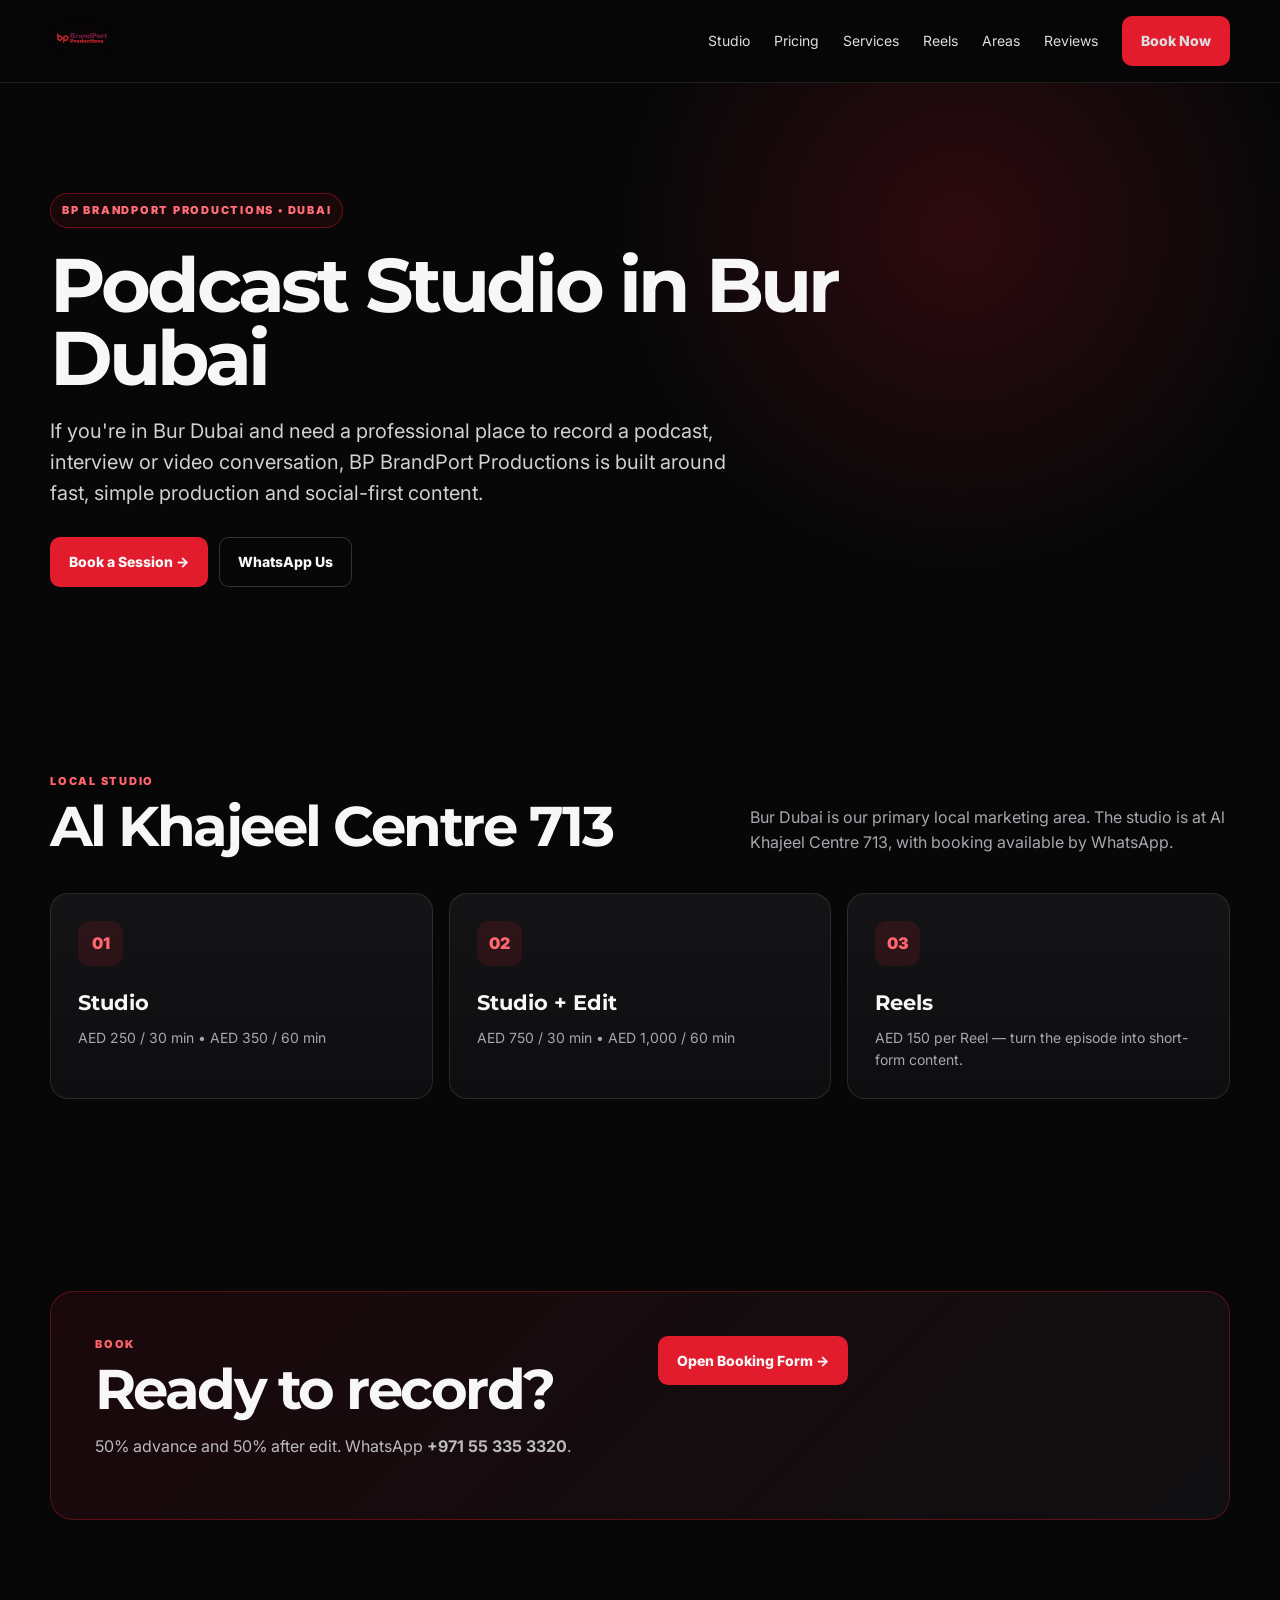
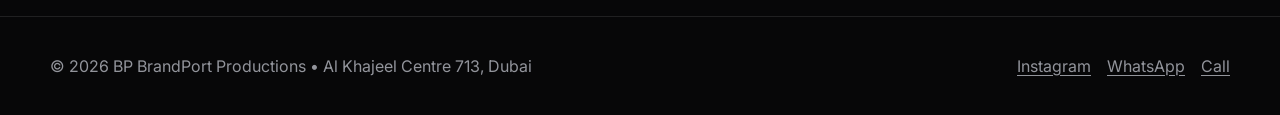
<file: bur-dubai.html>
<!doctype html><html lang="en"><head>
<meta charset="utf-8"><meta name="viewport" content="width=device-width,initial-scale=1">
<title>Podcast Studio in Bur Dubai, Dubai | BP BrandPort Productions</title>
<meta name="description" content="Looking for a podcast studio in Bur Dubai? BP BrandPort Productions offers podcast recording, editing and social Reels at Al Khajeel Centre 713.">
<link rel="preconnect" href="https://fonts.googleapis.com"><link rel="preconnect" href="https://fonts.gstatic.com" crossorigin>
<link href="https://fonts.googleapis.com/css2?family=Inter:wght@400;500;600;700;800&family=Montserrat:wght@700;800;900&display=swap" rel="stylesheet">
<link rel="stylesheet" href="assets/style.css"></head><body>
<header>
 <div class="wrap">
  <nav>
   <a href="index.html"><img class="logo" src="assets/logo.png" alt="BP BrandPort Productions"></a>
   <div class="navlinks">
    <a href="#studio">Studio</a><a href="#pricing">Pricing</a><a href="#services">Services</a><a href="#reels">Reels</a>
    <a href="#locations">Areas</a><a href="#reviews">Reviews</a><a class="btn btn-red" href="#book">Book Now</a>
   </div>
   <button class="mobile-btn" onclick="openMobile()" aria-label="Open menu">☰</button>
  </nav>
 </div>
</header>

    <main>
      <section class="location-hero"><div class="wrap"><div class="location-box">
        <div class="eyebrow">BP BrandPort Productions • Dubai</div>
        <h1>Podcast Studio in Bur Dubai</h1>
        <p class="lead">If you're in Bur Dubai and need a professional place to record a podcast, interview or video conversation, BP BrandPort Productions is built around fast, simple production and social-first content.</p>
        <div class="hero-actions"><a class="btn btn-red" href="index.html#book">Book a Session →</a><a class="btn btn-ghost" href="https://wa.me/971553353320?text=Hi%20BP%20BrandPort%20Productions%2C%20I%27m%20looking%20for%20a%20podcast%20studio%20near%20Podcast%20Studio%20in%20Bur%20Dubai." target="_blank">WhatsApp Us</a></div>
      </div></div></section>
      <section><div class="wrap"><div class="section-head"><div><div class="kicker">Local studio</div><h2>Al Khajeel Centre 713</h2></div><p>Bur Dubai is our primary local marketing area. The studio is at Al Khajeel Centre 713, with booking available by WhatsApp.</p></div>
      <div class="grid3">
        <div class="card"><div class="icon">01</div><h3>Studio</h3><p>AED 250 / 30 min • AED 350 / 60 min</p></div>
        <div class="card"><div class="icon">02</div><h3>Studio + Edit</h3><p>AED 750 / 30 min • AED 1,000 / 60 min</p></div>
        <div class="card"><div class="icon">03</div><h3>Reels</h3><p>AED 150 per Reel — turn the episode into short-form content.</p></div>
      </div></div></section>
      <section><div class="wrap"><div class="booking"><div class="bookgrid"><div><div class="kicker">Book</div><h2>Ready to record?</h2><p style="color:#bbb">50% advance and 50% after edit. WhatsApp <strong>+971 55 335 3320</strong>.</p></div><div><a class="btn btn-red" href="index.html#book">Open Booking Form →</a></div></div></div></div></section>
    </main>
    
<footer><div class="wrap foot"><div>© 2026 BP BrandPort Productions • Al Khajeel Centre 713, Dubai</div><div class="social"><a href="https://www.instagram.com/brandport.co/" target="_blank">Instagram</a><a href="https://wa.me/971553353320" target="_blank">WhatsApp</a><a href="tel:+971553353320">Call</a></div></div></footer>
<script src="assets/script.js"></script></body></html>
</file>
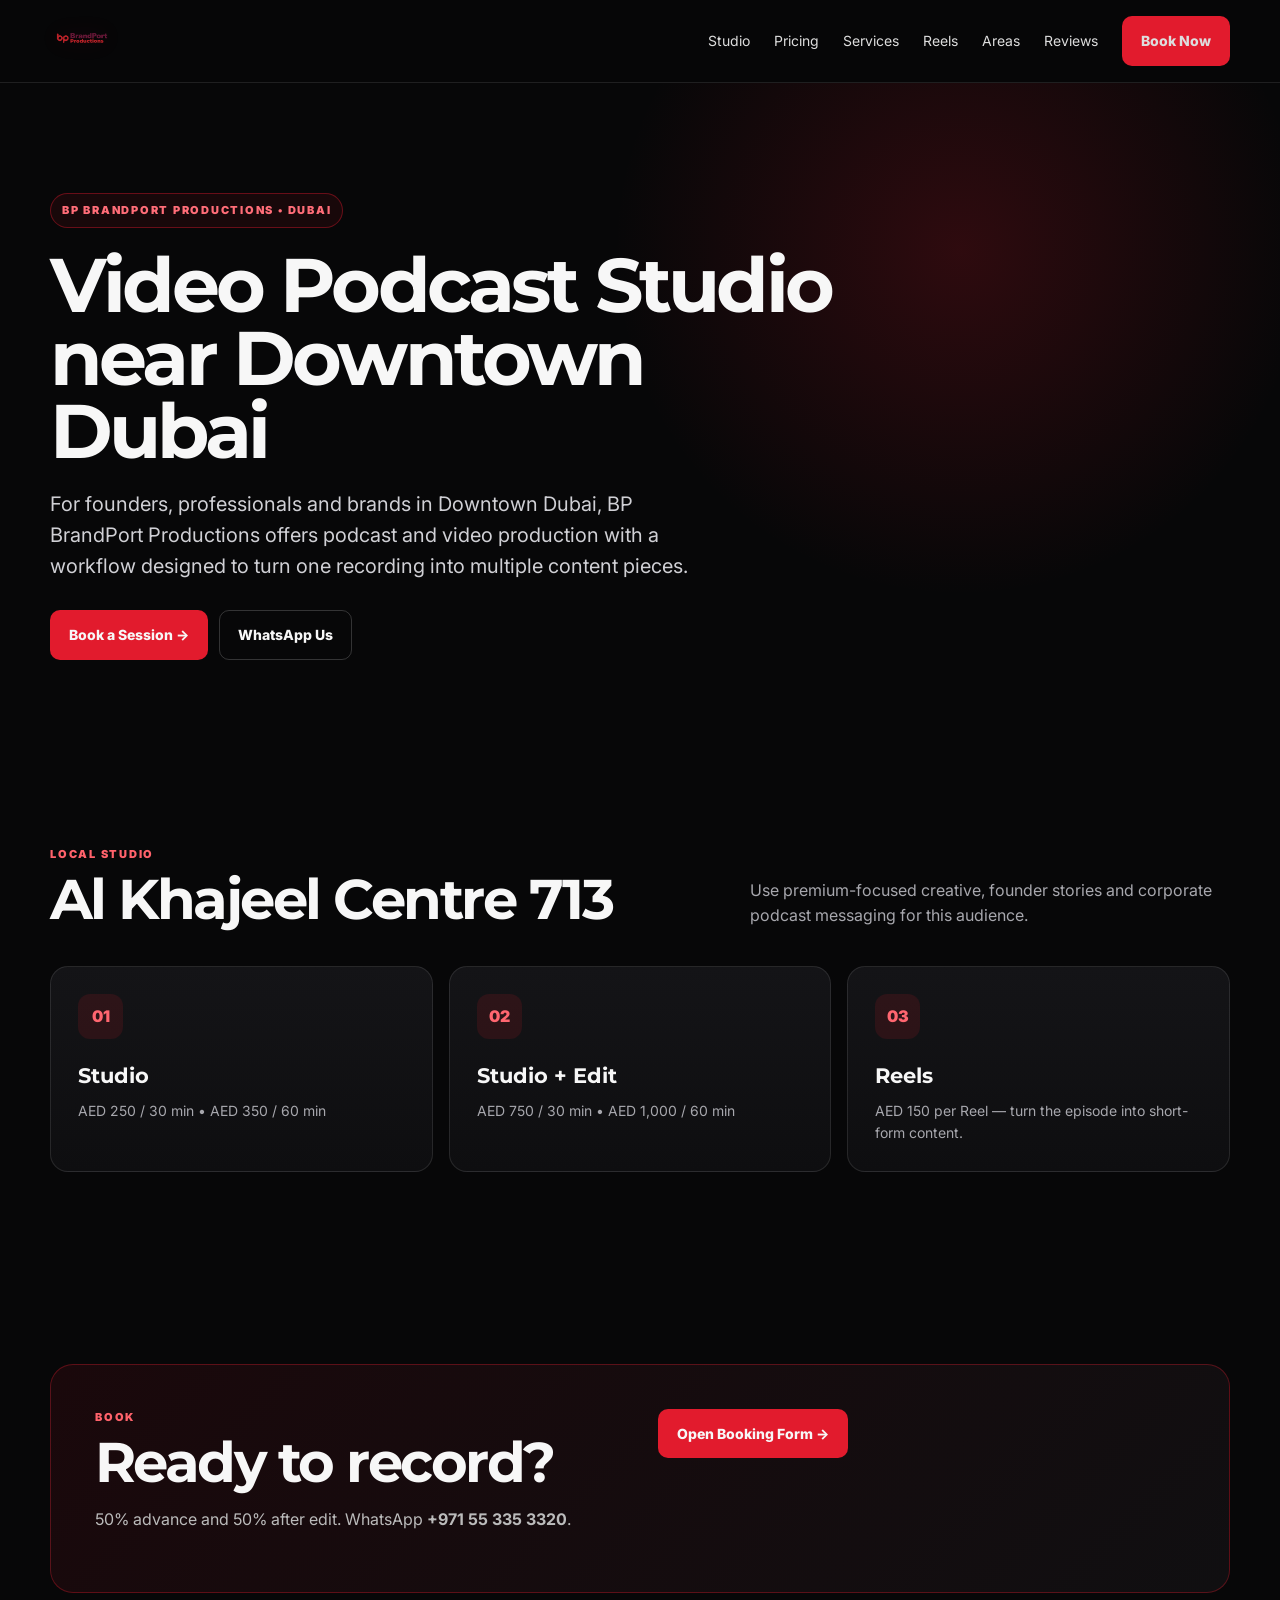
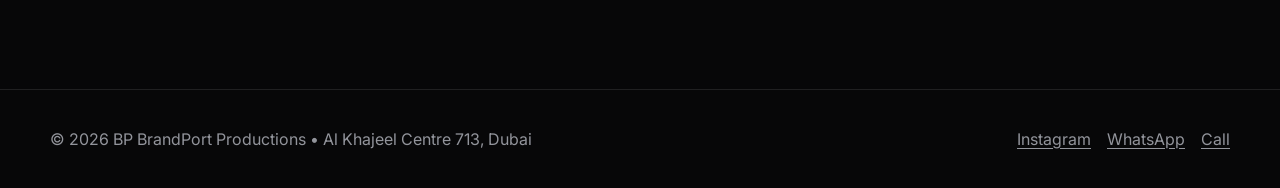
<file: downtown-dubai.html>
<!doctype html><html lang="en"><head>
<meta charset="utf-8"><meta name="viewport" content="width=device-width,initial-scale=1">
<title>Podcast Studio near Downtown Dubai | BP BrandPort Productions</title>
<meta name="description" content="Video podcast studio near Downtown Dubai. Record a podcast, edit the episode and create social Reels with BP BrandPort Productions.">
<link rel="preconnect" href="https://fonts.googleapis.com"><link rel="preconnect" href="https://fonts.gstatic.com" crossorigin>
<link href="https://fonts.googleapis.com/css2?family=Inter:wght@400;500;600;700;800&family=Montserrat:wght@700;800;900&display=swap" rel="stylesheet">
<link rel="stylesheet" href="assets/style.css"></head><body>
<header>
 <div class="wrap">
  <nav>
   <a href="index.html"><img class="logo" src="assets/logo.png" alt="BP BrandPort Productions"></a>
   <div class="navlinks">
    <a href="#studio">Studio</a><a href="#pricing">Pricing</a><a href="#services">Services</a><a href="#reels">Reels</a>
    <a href="#locations">Areas</a><a href="#reviews">Reviews</a><a class="btn btn-red" href="#book">Book Now</a>
   </div>
   <button class="mobile-btn" onclick="openMobile()" aria-label="Open menu">☰</button>
  </nav>
 </div>
</header>

    <main>
      <section class="location-hero"><div class="wrap"><div class="location-box">
        <div class="eyebrow">BP BrandPort Productions • Dubai</div>
        <h1>Video Podcast Studio near Downtown Dubai</h1>
        <p class="lead">For founders, professionals and brands in Downtown Dubai, BP BrandPort Productions offers podcast and video production with a workflow designed to turn one recording into multiple content pieces.</p>
        <div class="hero-actions"><a class="btn btn-red" href="index.html#book">Book a Session →</a><a class="btn btn-ghost" href="https://wa.me/971553353320?text=Hi%20BP%20BrandPort%20Productions%2C%20I%27m%20looking%20for%20a%20podcast%20studio%20near%20Video%20Podcast%20Studio%20near%20Downtown%20Dubai." target="_blank">WhatsApp Us</a></div>
      </div></div></section>
      <section><div class="wrap"><div class="section-head"><div><div class="kicker">Local studio</div><h2>Al Khajeel Centre 713</h2></div><p>Use premium-focused creative, founder stories and corporate podcast messaging for this audience.</p></div>
      <div class="grid3">
        <div class="card"><div class="icon">01</div><h3>Studio</h3><p>AED 250 / 30 min • AED 350 / 60 min</p></div>
        <div class="card"><div class="icon">02</div><h3>Studio + Edit</h3><p>AED 750 / 30 min • AED 1,000 / 60 min</p></div>
        <div class="card"><div class="icon">03</div><h3>Reels</h3><p>AED 150 per Reel — turn the episode into short-form content.</p></div>
      </div></div></section>
      <section><div class="wrap"><div class="booking"><div class="bookgrid"><div><div class="kicker">Book</div><h2>Ready to record?</h2><p style="color:#bbb">50% advance and 50% after edit. WhatsApp <strong>+971 55 335 3320</strong>.</p></div><div><a class="btn btn-red" href="index.html#book">Open Booking Form →</a></div></div></div></div></section>
    </main>
    
<footer><div class="wrap foot"><div>© 2026 BP BrandPort Productions • Al Khajeel Centre 713, Dubai</div><div class="social"><a href="https://www.instagram.com/brandport.co/" target="_blank">Instagram</a><a href="https://wa.me/971553353320" target="_blank">WhatsApp</a><a href="tel:+971553353320">Call</a></div></div></footer>
<script src="assets/script.js"></script></body></html>
</file>
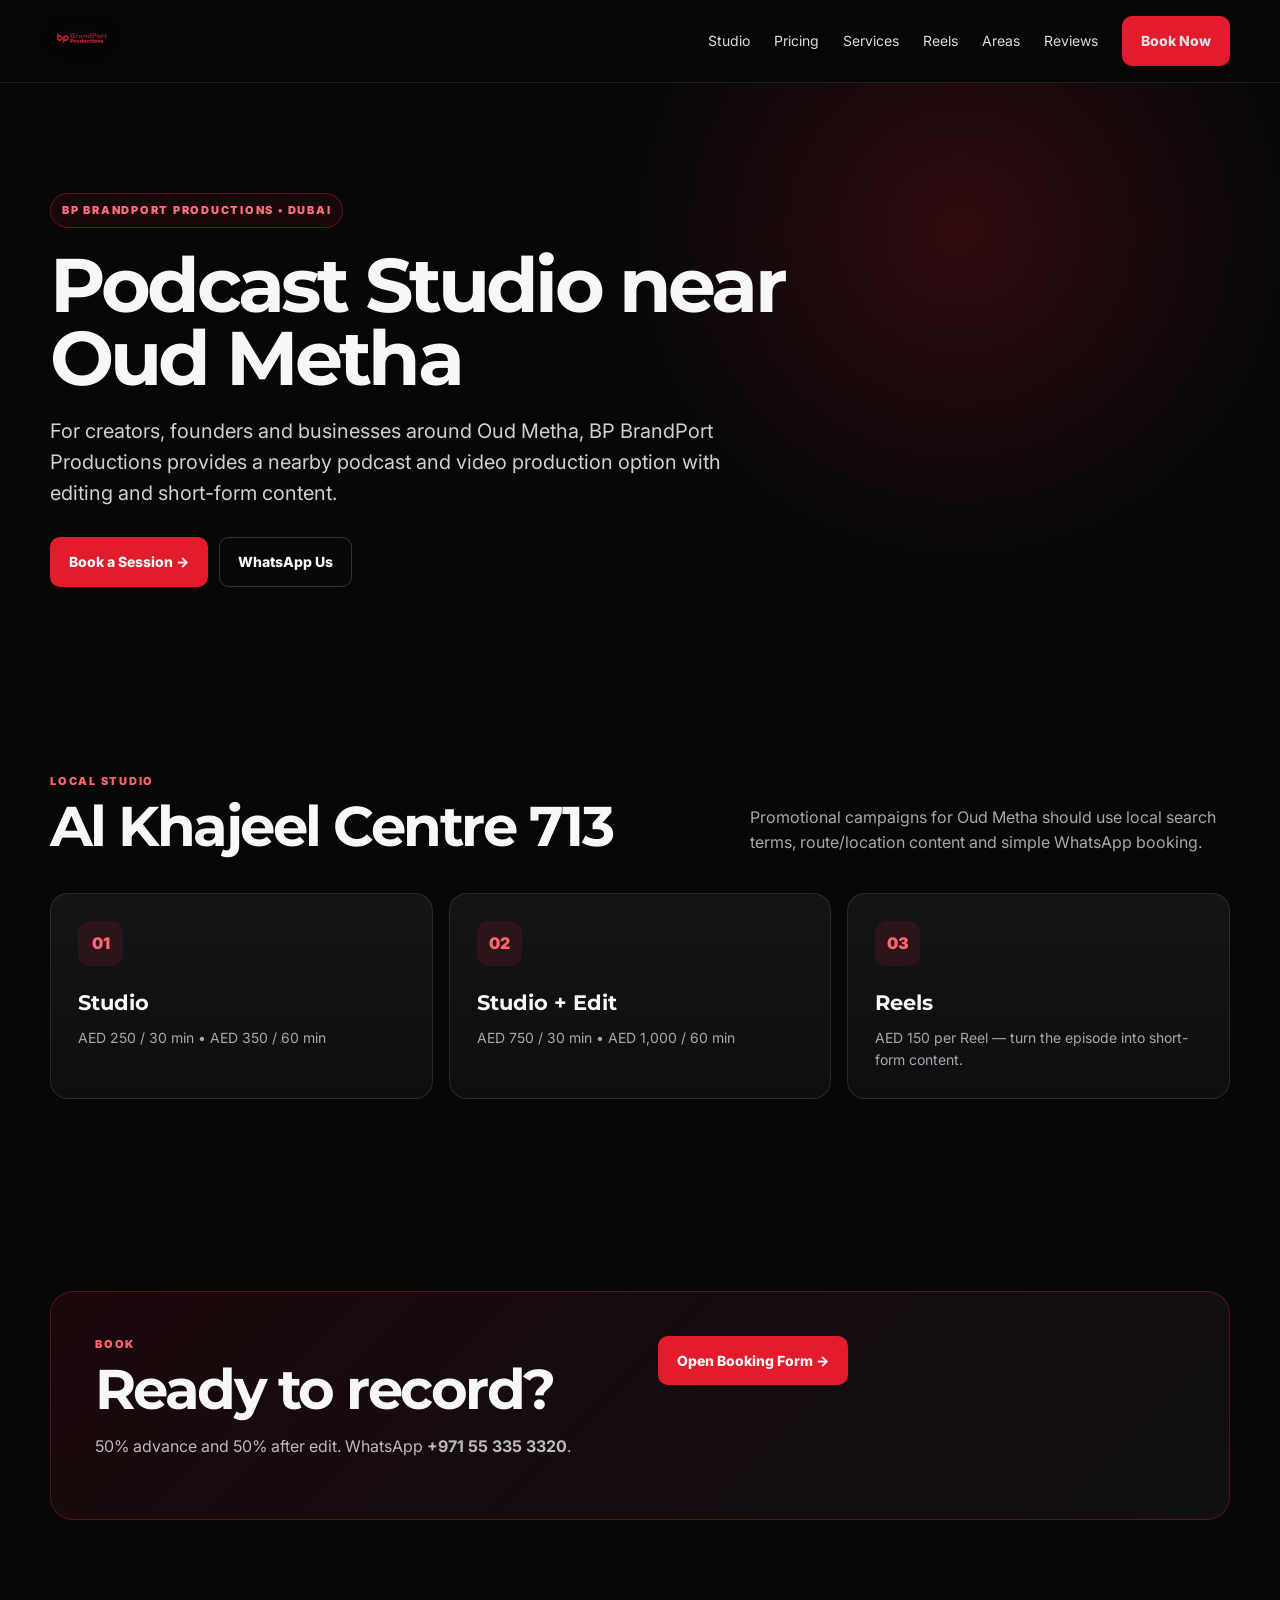
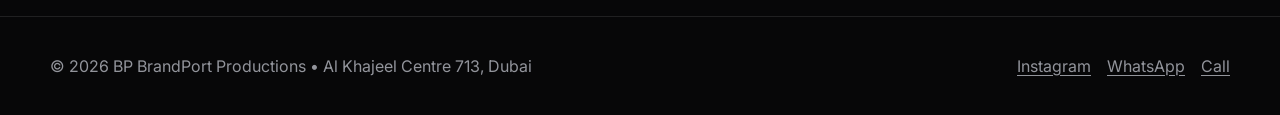
<file: oud-metha.html>
<!doctype html><html lang="en"><head>
<meta charset="utf-8"><meta name="viewport" content="width=device-width,initial-scale=1">
<title>Podcast Studio near Oud Metha, Dubai | BP BrandPort Productions</title>
<meta name="description" content="Podcast studio near Oud Metha, Dubai for recording, editing and social media Reels. Book BP BrandPort Productions.">
<link rel="preconnect" href="https://fonts.googleapis.com"><link rel="preconnect" href="https://fonts.gstatic.com" crossorigin>
<link href="https://fonts.googleapis.com/css2?family=Inter:wght@400;500;600;700;800&family=Montserrat:wght@700;800;900&display=swap" rel="stylesheet">
<link rel="stylesheet" href="assets/style.css"></head><body>
<header>
 <div class="wrap">
  <nav>
   <a href="index.html"><img class="logo" src="assets/logo.png" alt="BP BrandPort Productions"></a>
   <div class="navlinks">
    <a href="#studio">Studio</a><a href="#pricing">Pricing</a><a href="#services">Services</a><a href="#reels">Reels</a>
    <a href="#locations">Areas</a><a href="#reviews">Reviews</a><a class="btn btn-red" href="#book">Book Now</a>
   </div>
   <button class="mobile-btn" onclick="openMobile()" aria-label="Open menu">☰</button>
  </nav>
 </div>
</header>

    <main>
      <section class="location-hero"><div class="wrap"><div class="location-box">
        <div class="eyebrow">BP BrandPort Productions • Dubai</div>
        <h1>Podcast Studio near Oud Metha</h1>
        <p class="lead">For creators, founders and businesses around Oud Metha, BP BrandPort Productions provides a nearby podcast and video production option with editing and short-form content.</p>
        <div class="hero-actions"><a class="btn btn-red" href="index.html#book">Book a Session →</a><a class="btn btn-ghost" href="https://wa.me/971553353320?text=Hi%20BP%20BrandPort%20Productions%2C%20I%27m%20looking%20for%20a%20podcast%20studio%20near%20Podcast%20Studio%20near%20Oud%20Metha." target="_blank">WhatsApp Us</a></div>
      </div></div></section>
      <section><div class="wrap"><div class="section-head"><div><div class="kicker">Local studio</div><h2>Al Khajeel Centre 713</h2></div><p>Promotional campaigns for Oud Metha should use local search terms, route/location content and simple WhatsApp booking.</p></div>
      <div class="grid3">
        <div class="card"><div class="icon">01</div><h3>Studio</h3><p>AED 250 / 30 min • AED 350 / 60 min</p></div>
        <div class="card"><div class="icon">02</div><h3>Studio + Edit</h3><p>AED 750 / 30 min • AED 1,000 / 60 min</p></div>
        <div class="card"><div class="icon">03</div><h3>Reels</h3><p>AED 150 per Reel — turn the episode into short-form content.</p></div>
      </div></div></section>
      <section><div class="wrap"><div class="booking"><div class="bookgrid"><div><div class="kicker">Book</div><h2>Ready to record?</h2><p style="color:#bbb">50% advance and 50% after edit. WhatsApp <strong>+971 55 335 3320</strong>.</p></div><div><a class="btn btn-red" href="index.html#book">Open Booking Form →</a></div></div></div></div></section>
    </main>
    
<footer><div class="wrap foot"><div>© 2026 BP BrandPort Productions • Al Khajeel Centre 713, Dubai</div><div class="social"><a href="https://www.instagram.com/brandport.co/" target="_blank">Instagram</a><a href="https://wa.me/971553353320" target="_blank">WhatsApp</a><a href="tel:+971553353320">Call</a></div></div></footer>
<script src="assets/script.js"></script></body></html>
</file>
<file: assets/style.css>
:root{
  --bg:#070708;--panel:#111113;--panel2:#151518;--red:#e21b2d;--red2:#ff3949;
  --text:#f7f7f7;--muted:#a7a7ad;--line:rgba(255,255,255,.1);--max:1180px
}
*{box-sizing:border-box}html{scroll-behavior:smooth}body{margin:0;background:var(--bg);color:var(--text);font-family:Inter,Arial,sans-serif;line-height:1.55}
a{color:inherit;text-decoration:none}.wrap{width:min(var(--max),calc(100% - 38px));margin:auto}
header{position:sticky;top:0;z-index:20;background:rgba(7,7,8,.9);backdrop-filter:blur(14px);border-bottom:1px solid var(--line)}
nav{height:82px;display:flex;align-items:center;justify-content:space-between;gap:24px}.logo{height:64px;width:auto;filter:drop-shadow(0 0 10px rgba(226,27,45,.10));transition:transform .25s ease,filter .25s ease}.logo:hover{transform:scale(1.025);filter:drop-shadow(0 0 16px rgba(226,27,45,.22))}
.navlinks{display:flex;align-items:center;gap:24px;font-size:14px;color:#ddd}.navlinks a:hover{color:#fff}
.btn{display:inline-flex;align-items:center;justify-content:center;border-radius:10px;padding:13px 18px;font-weight:800;font-size:14px;border:1px solid transparent}
.btn-red{background:var(--red)}.btn-red:hover{background:var(--red2)}.btn-ghost{border-color:rgba(255,255,255,.18)}.btn-ghost:hover{border-color:#fff}
.mobile-btn{display:none;background:none;border:0;color:#fff;font-size:28px}

.hero{position:relative;min-height:760px;display:flex;align-items:center;overflow:hidden;background:#070708}
.hero-video{position:absolute;inset:0;width:100%;height:100%;object-fit:cover;object-position:center;z-index:0}
.hero-video-overlay{position:absolute;inset:0;z-index:1;background:
linear-gradient(90deg,rgba(7,7,8,.93) 0%,rgba(7,7,8,.78) 45%,rgba(7,7,8,.42) 100%),
linear-gradient(180deg,rgba(7,7,8,.35) 0%,rgba(7,7,8,.25) 55%,rgba(7,7,8,.65) 100%)}
.hero-content{position:relative;z-index:2;max-width:800px;padding:90px 0;animation:heroIn .75s ease-out both}
.eyebrow{display:inline-block;text-transform:uppercase;letter-spacing:.16em;font-size:11px;font-weight:900;color:#ff6d78;border:1px solid rgba(226,27,45,.4);padding:8px 11px;border-radius:99px;background:rgba(226,27,45,.08)}
h1,h2,h3{font-family:Montserrat,Arial,sans-serif}h1{font-size:clamp(52px,8vw,94px);line-height:.96;letter-spacing:-.05em;margin:21px 0}.accent{color:var(--red2)}
.lead{font-size:20px;max-width:680px;color:#d0d0d5}.hero-actions{display:flex;flex-wrap:wrap;gap:11px;margin-top:28px}
.offer{display:inline-flex;align-items:center;gap:12px;margin-top:28px;background:rgba(226,27,45,.09);border:1px solid rgba(226,27,45,.35);padding:11px 15px;border-radius:12px}.offer strong{font-size:26px}
.meta-row{display:flex;gap:25px;flex-wrap:wrap;margin-top:39px;color:#aeb0b5;font-size:13px}.meta-row b{display:block;color:#fff;font-size:19px}
section{padding:96px 0}.section-head{display:flex;justify-content:space-between;align-items:end;gap:25px;margin-bottom:38px}.kicker{font-size:11px;letter-spacing:.16em;text-transform:uppercase;font-weight:900;color:#ff626b}
h2{font-size:clamp(35px,5vw,56px);line-height:1.02;letter-spacing:-.045em;margin:8px 0 0}.section-head p{color:var(--muted);max-width:480px;margin:0}
.grid3{display:grid;grid-template-columns:repeat(3,1fr);gap:16px}.card{background:linear-gradient(180deg,#141417,#0e0e10);border:1px solid var(--line);border-radius:18px;padding:27px}.card h3{font-size:21px;margin:0 0 8px}.card p{margin:0;color:var(--muted);font-size:14px}
.icon{width:45px;height:45px;border-radius:12px;display:grid;place-items:center;background:rgba(226,27,45,.12);color:#ff6670;font-weight:900;margin-bottom:21px}
.pricegrid{display:grid;grid-template-columns:repeat(3,1fr);gap:16px}.pricecard{padding:28px;border-radius:18px;border:1px solid var(--line);background:#101012}.pricecard.hot{border-color:rgba(226,27,45,.55);box-shadow:inset 0 0 0 1px rgba(226,27,45,.08)}.pricecard h3{margin:0 0 9px}.price{font:900 39px/1 Montserrat}.price small{font-size:13px;color:#92949a;font-weight:700}.pricecard p{color:var(--muted);font-size:13px;min-height:42px}
.feature{display:grid;grid-template-columns:1.05fr .95fr;gap:18px}.feature-panel{min-height:350px;border:1px solid var(--line);border-radius:20px;background:
linear-gradient(180deg,transparent 35%,rgba(0,0,0,.9)),radial-gradient(circle at 70% 25%,rgba(226,27,45,.30),transparent 33%),#17171a;padding:28px;display:flex;align-items:end}.feature-panel h3{font-size:29px;margin:0 0 7px}.feature-panel p{color:#bbb;margin:0}.feature-side{display:grid;gap:18px}.feature-side .feature-panel{min-height:165px}
.reels{display:grid;grid-template-columns:repeat(4,1fr);gap:14px}.reel{aspect-ratio:9/14;border:1px solid var(--line);border-radius:16px;background:radial-gradient(circle at 50% 20%,rgba(226,27,45,.28),transparent 28%),linear-gradient(160deg,#19191c,#09090a);padding:15px;display:flex;align-items:end}.reel span{background:rgba(0,0,0,.62);padding:7px 9px;border-radius:8px;font-size:11px;font-weight:900}
.areas{display:grid;grid-template-columns:repeat(4,1fr);gap:13px}.area{background:#101012;border:1px solid var(--line);border-radius:14px;padding:17px}.area strong{display:block;font-family:Montserrat}.area small{color:#96989e}
.booking{background:linear-gradient(135deg,#1a080b,#100f11);border:1px solid rgba(226,27,45,.34);border-radius:23px;padding:44px}.bookgrid{display:grid;grid-template-columns:1fr 1fr;gap:35px;align-items:start}form{display:grid;gap:11px}input,select,textarea{width:100%;padding:14px;border:1px solid var(--line);background:#09090a;color:#fff;border-radius:10px;font:inherit}textarea{min-height:120px}
.reviewgrid{display:grid;grid-template-columns:repeat(3,1fr);gap:15px}.review{border:1px solid var(--line);border-radius:17px;background:#101012;padding:24px}.stars{color:#ff4753;letter-spacing:3px}.review p{color:#d1d1d4}.review small{color:#898b92}
.faq{display:grid;grid-template-columns:1fr 1fr;gap:11px}.faq details{border:1px solid var(--line);border-radius:13px;background:#0f0f11;padding:17px 18px}.faq summary{font-weight:800;cursor:pointer}.faq p{color:var(--muted);font-size:14px}
footer{border-top:1px solid var(--line);padding:37px 0;color:#92949b}.foot{display:flex;justify-content:space-between;gap:18px;flex-wrap:wrap}.social{display:flex;gap:16px}
.location-hero{padding:110px 0 90px;background:radial-gradient(circle at 75% 25%,rgba(226,27,45,.18),transparent 32%)}.location-box{max-width:820px}.location-box h1{font-size:clamp(45px,7vw,76px)}
.note{padding:18px 20px;border-left:3px solid var(--red);background:#101012;color:#c5c6ca;border-radius:8px}
@media(max-width:900px){.navlinks{display:none}.mobile-btn{display:block}.grid3,.pricegrid,.reviewgrid{grid-template-columns:1fr}.feature,.bookgrid{grid-template-columns:1fr}.reels{grid-template-columns:repeat(2,1fr)}.areas{grid-template-columns:repeat(2,1fr)}.section-head{display:block}.section-head p{margin-top:15px}}
@media(max-width:560px){.wrap{width:min(var(--max),calc(100% - 28px))}nav{height:72px}.logo{height:45px}section{padding:72px 0}.hero{min-height:690px}.lead{font-size:17px}.areas{grid-template-columns:1fr}.reels{grid-template-columns:1fr 1fr}.booking{padding:27px}}

.hero-content .lead{display:none}

.foot a{text-decoration:underline;text-underline-offset:3px}

/* subtle motion — intentionally restrained */
@keyframes heroIn{from{opacity:0;transform:translateY(12px)}to{opacity:1;transform:none}}
@keyframes softPulse{0%,100%{box-shadow:0 0 0 0 rgba(226,27,45,.0)}50%{box-shadow:0 0 0 6px rgba(226,27,45,.055)}}
.offer{animation:softPulse 3.8s ease-in-out infinite}
.card,.pricecard,.review,.area,.feature-panel,.reel{transition:transform .22s ease,border-color .22s ease,box-shadow .22s ease}
.card:hover,.pricecard:hover,.review:hover,.area:hover,.feature-panel:hover,.reel:hover{transform:translateY(-3px);border-color:rgba(226,27,45,.28)}
.podcast-shorts{display:grid;grid-template-columns:1fr 1fr;gap:18px}
.podcast-video{position:relative;overflow:hidden;border-radius:18px;border:1px solid var(--line);background:#09090a;min-height:320px}
.podcast-video video{width:100%;height:100%;display:block;object-fit:cover;aspect-ratio:16/9}
.podcast-label{position:absolute;left:16px;bottom:16px;padding:8px 10px;border-radius:9px;background:rgba(0,0,0,.62);font-size:11px;font-weight:900;letter-spacing:.08em}
@media(max-width:900px){.podcast-shorts{grid-template-columns:1fr}}
@media(max-width:560px){.logo{height:50px}}

/* Hero background video */
.hero{isolation:isolate;background:#050506;overflow:hidden;position:relative}
.hero-bg-video{position:absolute;inset:0;width:100%;height:100%;object-fit:cover;object-position:center;z-index:-3;pointer-events:none}
.hero-bg-overlay{position:absolute;inset:0;z-index:-2;background:linear-gradient(90deg,rgba(5,5,6,.88) 0%,rgba(5,5,6,.64) 52%,rgba(5,5,6,.34) 100%),linear-gradient(180deg,rgba(0,0,0,.38),rgba(0,0,0,.42));}
.hero-content .eyebrow,.hero-content h1,.hero-content .hero-actions,.hero-content .offer,.hero-content .meta-row{animation:bpFadeUp .7s ease both}
.hero-content h1{animation-delay:.08s}.hero-content .hero-actions{animation-delay:.16s}.hero-content .offer{animation-delay:.22s}.hero-content .meta-row{animation-delay:.28s}
@keyframes bpFadeUp{from{opacity:0;transform:translateY(10px)}to{opacity:1;transform:translateY(0)}}
@media (prefers-reduced-motion:reduce){.hero-content .eyebrow,.hero-content h1,.hero-content .hero-actions,.hero-content .offer,.hero-content .meta-row{animation:none}.hero-bg-video{animation:none}}
</file>
